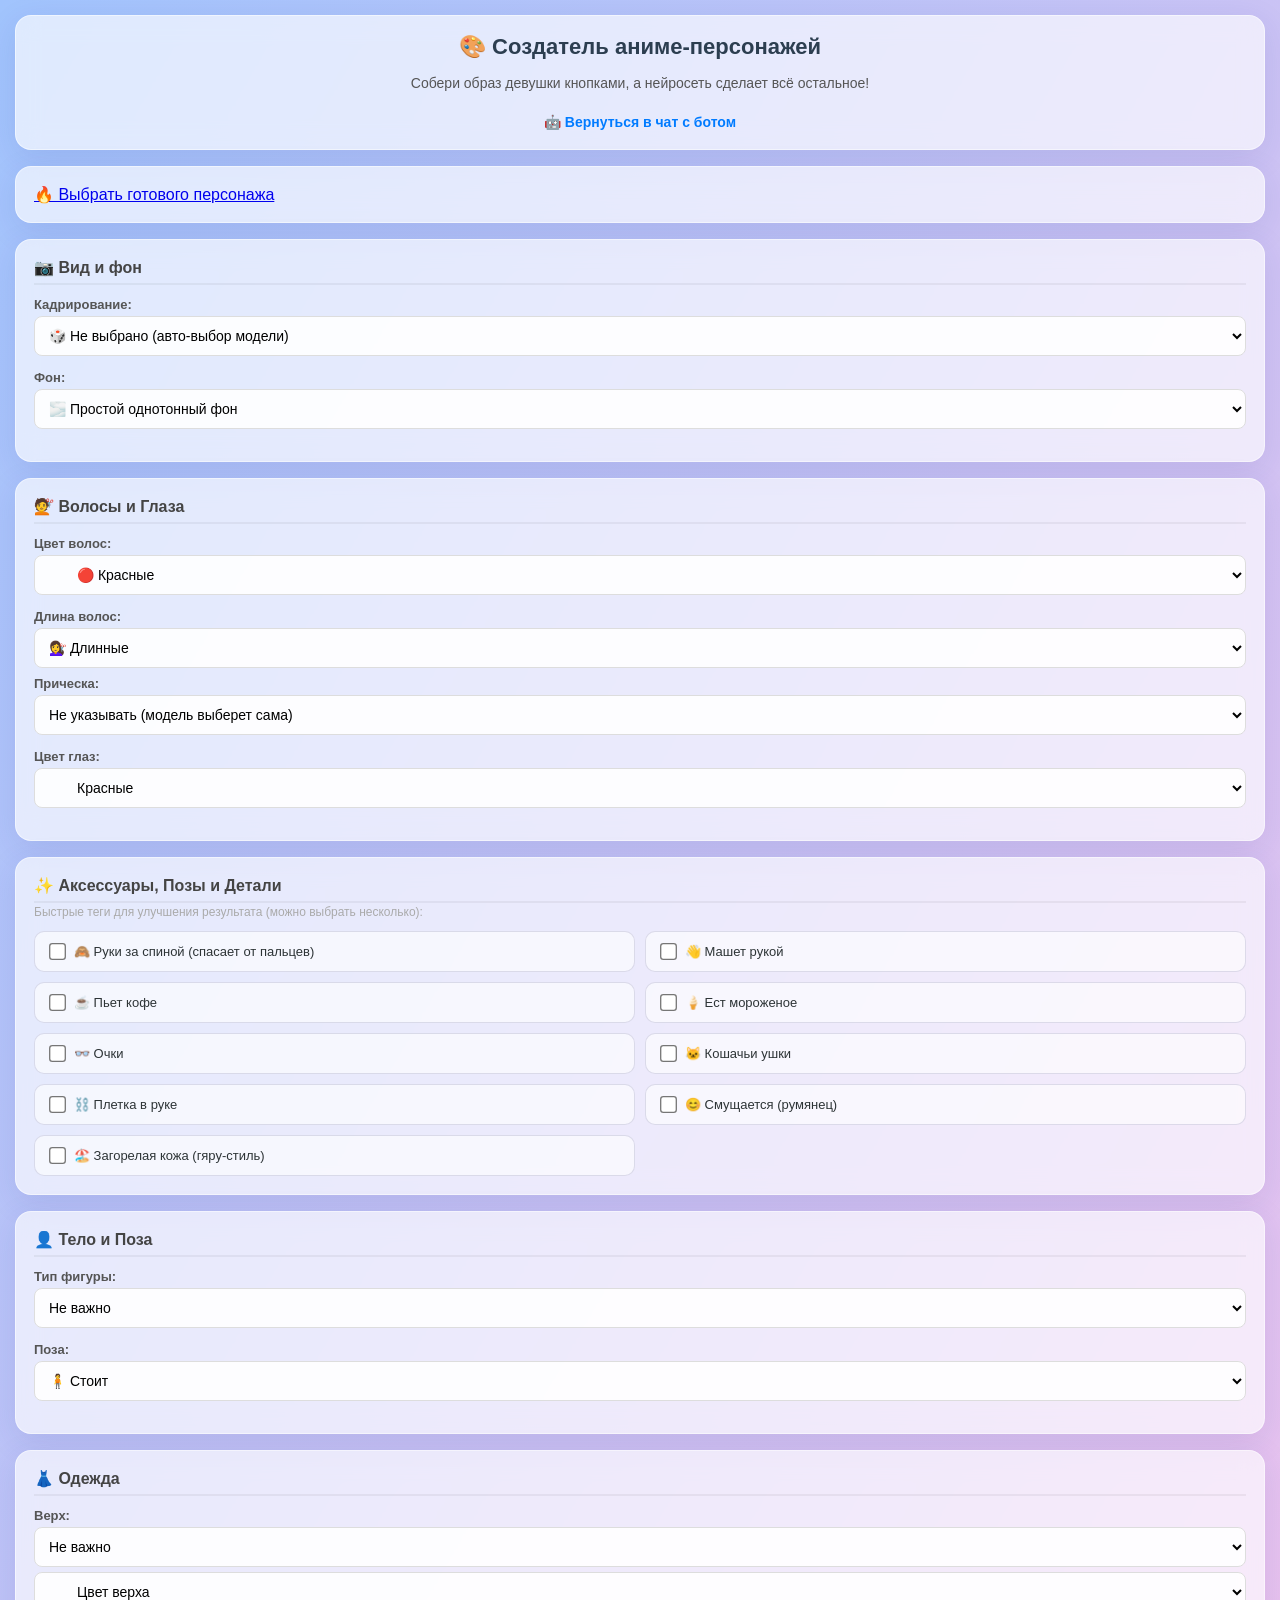
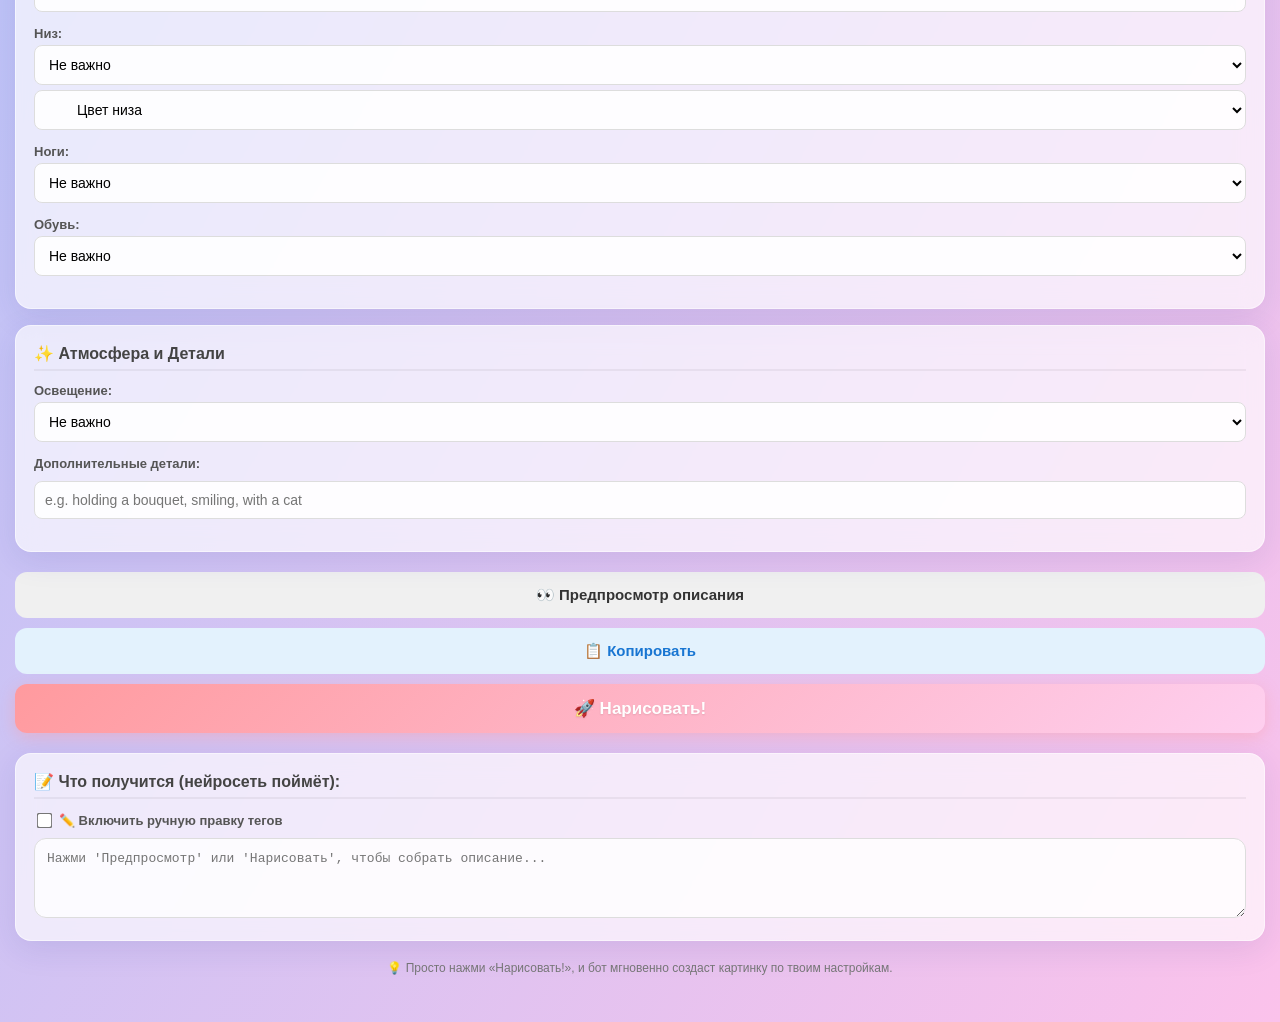
<file: index.html>
<!DOCTYPE html>
<html lang="ru">
<head>
    <meta charset="UTF-8">
    <meta name="viewport" content="width=device-width, initial-scale=1.0, maximum-scale=1.0, user-scalable=no">
    <title>🎨 Создатель персонажей</title>
    <link rel="stylesheet" href="style.css">
    <script src="https://telegram.org/js/telegram-web-app.js"></script>
</head>
<body>

<div class="header">
    <h2>🎨 Создатель аниме-персонажей</h2>
    <p class="subtitle">Собери образ девушки кнопками, а нейросеть сделает всё остальное!</p>
    <a href="https://t.me/MyNekoBaka89_bot" target="_blank" class="bot-link">
        🤖 Вернуться в чат с ботом
    </a>
</div>

<div class="section">
    <a href="characters.html" class="characters-btn">
        🔥 Выбрать готового персонажа
    </a>
</div>

<div class="section">
    <h3>📷 Вид и фон</h3>
    <div class="control">
        <label>Кадрирование:</label>
        <select id="framing">
            <option value="" selected>🎲 Не выбрано (авто-выбор модели)</option>
            <option value="cowboy shot">🤠 Ковбойский кадр (по бедра) — Рекомендуемый</option>
            <option value="upper body">👤 По пояс (портрет)</option>
            <option value="portrait">🖼️ Портрет (лицо и плечи)</option>
            <option value="close-up">🔍 Крупный план (только лицо)</option>
            <option value="full body">⚠️ Полный рост (может снизить качество)</option>
        </select>
    </div>
    <div class="control">
        <label>Фон:</label>
        <select id="background">
            <option value="simple background">🌫️ Простой однотонный фон</option>
            <option value="white background">⚪ Белый фон</option>
            <option value="bedroom">🛏️ Уютная спальня</option>
            <option value="luxury room">🏰 Роскошная комната</option>
            <option value="city park">🌳 Городской парк</option>
            <option value="night city">🌃 Ночной город</option>
            <option value="beach">🏖️ Пляж</option> <!-- 🔥 НОВОЕ -->
            <option value="">— Свой вариант —</option>
        </select>
        <input type="text" id="background_custom" placeholder="e.g. rooftop, cafe, forest" style="display: none;">
    </div>
</div>

<div class="section">
    <h3>💇 Волосы и Глаза</h3>
    <div class="control">
        <label>Цвет волос:</label>
        <select id="hair_color" class="color-select">
            <option value="red hair">🔴 Красные</option>
            <option value="white hair">⚪ Белые</option>
            <option value="silver hair">🩶 Серебряные</option>
            <option value="black hair">⚫ Чёрные</option>
            <option value="brown hair">🟤 Каштановые</option>
            <option value="blonde hair">🟡 Блонд</option>
            <option value="pink hair">🩷 Розовые</option>
            <option value="light blue hair">🩵 Светло-голубые</option>
            <option value="blue hair">🔵 Синие</option>
            <option value="green hair">🟢 Зелёные</option>
            <option value="purple hair">🟣 Фиолетовые</option>
            <option value="multicolor hair">🌈 Разноцветные</option>
            <option value="lilac hair">💜 Сиреневые</option>
            <option value="">— Свой вариант —</option>
        </select>
        <!-- СКРЫТ ПО УМОЛЧАНИЮ -->
        <input type="text" id="hair_color_custom" placeholder="e.g. gradient, rainbow, silver" style="display: none;">
    </div>
    <div class="control">
        <label>Длина волос:</label>
        <select id="hair_length">
            <option value="long hair">💇‍♀️ Длинные</option>
            <option value="medium hair">💇 Средние</option>
            <option value="short hair">✂️ Короткие</option>
        </select>
        <label style="margin-top: 8px; display: block;">Прическа:</label>
        <select id="hair_style">
            <option value="">Не указывать (модель выберет сама)</option>
            <option value="simple hairstyle">💇 Простая причёска</option>
            <option value="wavy hair">🌊 Волнистые волосы</option>
            <option value="curly hair">🌀 Кудрявые волосы</option>
            <option value="straight hair">📏 Прямые волосы</option>
            <option value="ponytail">🎀 Хвост</option>
            <option value="high ponytail">🎀 Высокий хвост</option>
            <option value="low ponytail">🎀 Низкий хвост</option>
            <option value="side ponytail">🎀 Хвост набок</option>
            <option value="twintails">👯 Два хвоста</option>
            <option value="twintails drill">🌀 Два хвоста-дрели</option>
            <option value="braids">🧶 Косы</option>
            <option value="bun">🍡 Пучок</option>
            <option value="bob cut">💇 Каре</option>
            <option value="hime cut">👑 Химэ (принцесса)</option>
            <option value="drill hair">🌀 Спиральные локоны</option>
            <option value="ahoge">📌 Ахогэ (торчащая прядь)</option>
            <option value="messy hair">💨 Растрёпанные</option>
            <option value="custom">— Свой вариант —</option>
        </select>
        <input type="text" id="hair_style_custom" placeholder="e.g. braided bun, messy bun" style="display: none; margin-top: 5px;">
    </div>
    <div class="control">
        <label>Цвет глаз:</label>
        <select id="eye_color"  class="color-select">
            <option value="red eyes">Красные</option>
            <option value="blue eyes">Голубые</option>
            <option value="green eyes">Зелёные</option>
            <option value="golden eyes">Золотые</option>
            <option value="purple eyes">Фиолетовые</option>
            <option value="pink eyes">Розовые</option>
            <option value="cyan eyes">Бирюзовые</option>
            <option value="yellow eyes">Жёлтые</option>
            <option value="white eyes">Белые (без зрачков)</option>
            <option value="">— Свой вариант —</option>
        </select>
        <!-- СКРЫТ ПО УМОЛЧАНИЮ -->
        <input type="text" id="eye_color_custom" placeholder="e.g. heterochromia, glowing eyes" style="display: none;">
    </div>
</div>

<div class="section">
    <h3>✨ Аксессуары, Позы и Детали</h3>
    <p class="hint">Быстрые теги для улучшения результата (можно выбрать несколько):</p>

    <!-- Ряд 1: Позы и действия -->
    <div class="checkbox-grid">
        <label class="checkbox-item">
            <input type="checkbox" id="chk_hands_behind" value="hands behind back">
            <span>🙈 Руки за спиной (спасает от пальцев)</span>
        </label>
        <label class="checkbox-item">
            <input type="checkbox" id="chk_waving" value="waving hand">
            <span>👋 Машет рукой</span>
        </label>
        <label class="checkbox-item">
            <input type="checkbox" id="chk_drinking" value="drinking coffee">
            <span>☕ Пьет кофе</span>
        </label>
        <label class="checkbox-item">
            <input type="checkbox" id="chk_eating" value="eating ice cream">
            <span>🍦 Ест мороженое</span>
        </label>
    </div>

    <!-- Ряд 2: Аксессуары и черты -->
    <div class="checkbox-grid" style="margin-top: 10px;">
        <label class="checkbox-item">
            <input type="checkbox" id="chk_glasses" value="glasses">
            <span>👓 Очки</span>
        </label>
        <label class="checkbox-item">
            <input type="checkbox" id="chk_cat_ears" value="cat ears, animal ears">
            <span>🐱 Кошачьи ушки</span>
        </label>
        <label class="checkbox-item">
            <input type="checkbox" id="chk_whip" value="holding whip">
            <span>⛓️ Плетка в руке</span>
        </label>
        <label class="checkbox-item">
            <input type="checkbox" id="chk_blush" value="blush, embarrassed">
            <span>😊 Смущается (румянец)</span>
        </label>
    </div>

    <div class="checkbox-grid" style="margin-top: 10px;">
        <label class="checkbox-item">
            <input type="checkbox" id="chk_tanned" value="tanned skin">
            <span>🏖️ Загорелая кожа (гяру-стиль)</span>
        </label>
    </div>
</div>

<div class="section">
    <h3>👤 Тело и Поза</h3>
    <div class="control">
        <label>Тип фигуры:</label>
        <select id="body_type">
            <option value="">Не важно</option>
            <option value="slender">Стройная</option>
            <option value="curvy">Пышные формы</option>
            <option value="athletic">Спортивная</option>
        </select>
    </div>
    <div class="control">
        <label>Поза:</label>
        <select id="pose">
            <option value="standing">🧍 Стоит</option>
            <option value="sitting">🧘 Сидит</option>
            <option value="lying">🛌 Лежит</option>
            <option value="kneeling">🧎 На коленях</option>
            <option value="facing viewer">👀 Смотрит прямо на зрителя</option>
            <option value="">— Свой вариант —</option>
        </select>
        <!-- СКРЫТ ПО УМОЛЧАНИЮ -->
        <input type="text" id="pose_custom" placeholder="e.g. hugging pillow, looking back" style="display: none;">
    </div>
</div>

<div class="section">
    <h3>👗 Одежда</h3>
    <div class="control">
        <label>Верх:</label>
        <select id="top">
            <option value="">Не важно</option>
            <option value="custom">— Свой вариант —</option>

            <optgroup label="👕 Базовый и повседневный">
                <option value="t-shirt">👕 Футболка</option>
                <option value="shirt">👔 Рубашка</option>
                <option value="unbuttoned shirt">👔 Расстегнутая рубашка</option>
                <option value="blouse">👚 Блузка</option>
                <option value="crop top">Кроп-топ</option>
                <option value="tank top">🎽 Майка</option>
                <option value="polo">👕 Рубашка-поло</option>
                <option value="turtleneck">🧣 Водолазка</option>
                <option value="hoodie">🧥 Худи / Толстовка</option>
            </optgroup>

            <optgroup label="👗 Открытый и вечерний стиль">
                <option value="off-shoulder shirt">👗 С открытыми плечами</option>
                <option value="slipped off shoulder">👗 Спущенное с одного плеча</option>
                <option value="backless dress">👗 С открытой спиной</option>
                <option value="corset">⏳ Корсет / Бюстье</option>
                <option value="satin top">👚 Шёлковый топ на бретельках</option>
                <option value="deep cleavage">🔥 Топ с глубоким декольте</option>
            </optgroup>

            <optgroup label="🧶 Уютный и домашний стиль">
                <option value="oversize sweater">🧶 Оверсайз свитер (спадающий с плеча)</option>
                <option value="virgin killer sweater">💔 Свитер «убийца девственников»</option>
                <option value="pajama top">🧸 Пижамная рубашка</option>
                <option value="bathrobe">🧖‍♀️ Банный халат (нараспашку)</option>
            </optgroup>

            <optgroup label="🎀 Нижнее белье и купальники">
                <option value="sports bra">🎽 Спортивный топ-бра</option>
                <option value="bra">🎀 Бюстгальтер</option>
                <option value="cat bra">🐱 Бюстгальтер с ушками</option>
                <option value="cupless bra">🔓 Бюстгальтер без чашечек</option>
                <option value="lace bodysuit">🖤 Кружевное боди</option>
                <option value="transparent bra">🕸️ Прозрачное бра</option>
                <option value="bikini top">👙 Бикини (верх)</option>
            </optgroup>

            <optgroup label="⛓️ Фетиш, кожа и латекс">
                <option value="latex top">🔥 Латексный / виниловый топ</option>
                <option value="fishnet top">🕸️ Сетка (топ)</option>
                <option value="harness">⛓️ Харнесс / Портупея</option>
                <option value="leather jacket">🧥 Косуха / Кожаная куртка</option>
                <option value="leather bra">🖤 Кожаный лиф</option>
            </optgroup>

            <optgroup label="🎭 Косплей и униформа">
                <option value="school shirt">🎒 Школьная рубашка (с галстуком)</option>
                <option value="maid top">🧹 Топ горничной</option>
                <option value="sports jersey">🏀 Спортивная джерси</option>
                <option value="nurse top">🩺 Медицинский топ / халат</option>
                <option value="office suit">💼 Строгий пиджак (офисный стиль)</option>
            </optgroup>

            <optgroup label="👘 Традиционный и Фэнтези (Бонус)">
                <option value="kimono">👘 Кимоно</option>
                <option value="yukata">🎐 Юката (летнее кимоно)</option>
                <option value="miko outfit">⛩️ Одежда жрицы (мико)</option>
                <option value="fantasy armor">🛡️ Легкая фэнтези-броня</option>
                <option value="wizard robe">🧙‍♀️ Мантия волшебницы</option>
            </optgroup>
        </select>

        <!-- Цвета и кастомные поля остаются без изменений -->
        <select id="top_color" class="color-select" style="margin-top: 5px;">
            <option value="">Цвет верха</option>
            <option value="red">Красный</option>
            <option value="white">Белый</option>
            <option value="black">Черный</option>
            <option value="blue">Синий</option>
            <option value="pink">Розовый</option>
            <option value="purple">Фиолетовый</option>
            <option value="custom">— Свой вариант —</option>
        </select>
        <input type="text" id="top_custom" placeholder="e.g. lace top, leather jacket" style="display: none; margin-top: 5px;">
        <input type="text" id="top_color_custom" placeholder="e.g. neon green, pastel pink" style="display: none; margin-top: 5px;">
    </div>

    <div class="control">
        <label>Низ:</label>
        <select id="bottom">
            <option value="">Не важно</option>
            <option value="custom">— Свой вариант —</option>

            <optgroup label=" Базовый и повседневный низ">
                <option value="jeans">👖 Джинсы</option>
                <option value="denim shorts">🩳 Джинсовые шорты</option>
                <option value="short shorts">🩳 Короткие шорты</option>
                <option value="sweatpants"> Спортивные штаны</option>
                <option value="leggings">🧘 Леггинсы / Лосины</option>
                <option value="yoga pants">🧘 Йога-штаны</option>
            </optgroup>

            <optgroup label="👗 Юбки (Классика аниме)">
                <option value="pleated skirt">👗 Плиссированная юбка (школьная)</option>
                <option value="plaid skirt">🏴‍☠️ Клетчатая юбка (шотландка)</option>
                <option value="checkered skirt">🏁 Клетчатая юбка (простая)</option>
                <option value="miniskirt">👗 Мини-юбка</option>
                <option value="pencil skirt">👗 Юбка-карандаш</option>
                <option value="frilled skirt">👗 Юбка с оборками</option>
                <option value="long skirt">👗 Длинная юбка (макси)</option>
                <option value="tiered skirt">👗 Многоярусная юбка</option>
            </optgroup>

            <optgroup label="🏴‍☠️ Комбо-юбки (готовые сочетания)">
                <option value="pleated skirt, short skirt, plaid skirt">🏴‍☠️ Клетчатая плиссированная мини</option>
                <option value="pleated skirt, plaid skirt">🏴‍☠️ Клетчатая плиссированная</option>
                <option value="short skirt, plaid skirt">🏴‍☠️ Короткая клетчатая</option>
                <option value="pleated skirt, short skirt, checkered skirt">🏁 Клетчатая плиссированная мини (простая)</option>
                <option value="long skirt, frilled skirt">👗 Длинная с оборками</option>
                <option value="miniskirt, frilled skirt">👗 Мини с оборками</option>
                <option value="pencil skirt, short skirt">👗 Короткая юбка-карандаш</option>
            </optgroup>

            <optgroup label=" Нижнее белье и купальники">
                <option value="panties">🩲 Трусики</option>
                <option value="bikini bottom">👙 Бикини (низ)</option>
                <option value="thong"> Стринги</option>
                <option value="bloomers">🩳 Спортивные трусики (блумеры)</option>
                <option value="cat panties">🐱 Трусики с ушками</option>
            </optgroup>

            <optgroup label="⛓️ Фетиш, кожа и латекс">
                <option value="latex pants">🔥 Латексные штаны</option>
                <option value="leather pants">🖤 Кожаные штаны</option>
                <option value="latex skirt">🔥 Латексная юбка</option>
                <option value="torn pants">🧟 Рваные штаны</option>
            </optgroup>

            <optgroup label="🎭 Униформа и Традиционный стиль">
                <option value="school skirt">🎒 Школьная юбка</option>
                <option value="maid skirt">🧹 Юбка горничной</option>
                <option value="hakama">️ Хакама (традиционные штаны-юбка)</option>
                <option value="armor skirt">🛡️ Юбка-доспех (тассеты)</option>
                <option value="sarong">🏖️ Саронг (пляжная накидка)</option>
            </optgroup>
        </select>

        <select id="bottom_color" class="color-select" style="margin-top: 5px;">
            <option value="">Цвет низа</option>
            <option value="red">Красный</option>
            <option value="white">Белый</option>
            <option value="black">Черный</option>
            <option value="blue">Синий</option>
            <option value="pink">Розовый</option>
            <option value="purple">Фиолетовый</option>
            <option value="custom">— Свой вариант —</option>
        </select>
        <input type="text" id="bottom_custom" placeholder="e.g. leather skirt, denim shorts" style="display: none; margin-top: 5px;">
        <input type="text" id="bottom_color_custom" placeholder="e.g. neon green, pastel pink" style="display: none; margin-top: 5px;">
    </div>

    <div class="control">
        <label>Ноги:</label>
        <select id="legs">
            <option value="">Не важно</option>
            <option value="bare legs">🦵 Голые ноги</option>
            <option value="thighhighs">🧦 Чулки до бедра</option>
            <option value="kneehighs">🧦 Гольфы</option>
            <option value="pantyhose">👖 Колготки</option>
            <option value="stockings">🧦 Чулки</option>
            <option value="fishnet stockings">🕸️ Сетчатые чулки</option>
        </select>
    </div>

    <div class="control">
        <label>Обувь:</label>
        <select id="shoes">
            <option value="">Не важно</option>
            <option value="barefoot">🦶 Босиком</option>
            <option value="sneakers">👟 Кроссовки</option>
            <option value="boots">👢 Ботинки</option>
            <option value="high heels">👠 Туфли на каблуке</option>
            <option value="sandals">🩴 Сандалии</option>
            <option value="loafers">👞 Лоферы</option>
        </select>
    </div>
</div>

<div class="section">
    <h3>✨ Атмосфера и Детали</h3>
    <div class="control">
        <label>Освещение:</label>
        <select id="lighting">
            <option value="">Не важно</option>
            <option value="warm light">Тёплый уютный свет</option>
            <option value="soft lighting">Мягкий рассеянный свет</option>
            <option value="neon lights">Неоновая подсветка</option>
            <option value="sunlight">Яркий солнечный свет</option>
        </select>
    </div>
    <div class="control">
        <label>Дополнительные детали:</label>
        <input type="text" id="extra" placeholder="e.g. holding a bouquet, smiling, with a cat">
    </div>
</div>

<div class="buttons">
    <button onclick="previewDescription()" class="preview-btn">👀 Предпросмотр описания</button>
    <button onclick="copyDescription()" id="copyBtn">📋 Копировать</button>
    <button onclick="sendToBot()" class="generate-btn">🚀 Нарисовать!</button>
</div>

<div class="section">
    <h3>📝 Что получится (нейросеть поймёт):</h3>

    <!-- Чекбокс для включения редактирования -->
    <div class="control" style="margin-bottom: 8px;">
        <label style="display: flex; align-items: center; cursor: pointer; font-size: 13px;">
            <input type="checkbox" id="manual_edit" style="width: auto; margin-right: 8px; transform: scale(1.2);" onchange="toggleManualEdit()">
            ✏️ Включить ручную правку тегов
        </label>
    </div>

    <!-- Убрали readonly, добавили id для чекбокса -->
    <textarea id="result" readonly placeholder="Нажми 'Предпросмотр' или 'Нарисовать', чтобы собрать описание..."></textarea>
</div>

<div class="footer">
    <p>💡 Просто нажми «Нарисовать!», и бот мгновенно создаст картинку по твоим настройкам.</p>
</div>

<!-- Увеличиваем версию, чтобы браузер не кэшировал старый JS -->
<script src="script.js?v=10"></script>
</body>
</html>
</file>
<file: style.css>
body {
    margin: 0;
    padding: 15px;
    font-family: 'Segoe UI', Tahoma, Geneva, Verdana, sans-serif;
    /* Нежный аниме-градиент (пастельно-розовый в голубой) */
    background: linear-gradient(135deg, #fdfbfb 0%, #ebedee 100%);
    background: linear-gradient(120deg, #a1c4fd 0%, #fbc2eb 100%);
    min-height: 100vh;
    box-sizing: border-box;
    color: #333;
}

/* Эффект матового стекла для всех секций */
.section, .header {
    background: rgba(255, 255, 255, 0.65);
    backdrop-filter: blur(12px);
    -webkit-backdrop-filter: blur(12px);
    border-radius: 16px;
    padding: 18px;
    margin-bottom: 16px;
    box-shadow: 0 8px 32px 0 rgba(31, 38, 135, 0.1);
    border: 1px solid rgba(255, 255, 255, 0.5);
}

.header {
    text-align: center;
}

.header h2 {
    margin: 0 0 8px 0;
    color: #2c3e50;
    font-size: 22px;
}

.subtitle {
    color: #555;
    font-size: 14px;
    margin-bottom: 12px;
    line-height: 1.4;
}

.bot-link {
    display: inline-block;
    margin-top: 8px;
    color: #007bff;
    text-decoration: none;
    font-weight: 600;
    font-size: 14px;
}

h3 {
    margin-top: 0;
    margin-bottom: 12px;
    font-size: 16px;
    color: #444;
    border-bottom: 2px solid rgba(0,0,0,0.05);
    padding-bottom: 6px;
}

.control {
    margin-bottom: 14px;
}

.control label {
    display: block;
    font-size: 13px;
    font-weight: 600;
    color: #555;
    margin-bottom: 4px;
}

select, input[type="text"] {
    width: 100%;
    padding: 10px;
    border: 1px solid #ddd;
    border-radius: 8px;
    font-size: 14px;
    background: rgba(255, 255, 255, 0.9);
    box-sizing: border-box;
    outline: none;
    transition: border-color 0.2s;
}

select:focus, input[type="text"]:focus {
    border-color: #a1c4fd;
    box-shadow: 0 0 0 3px rgba(161, 196, 253, 0.2);
}

input[type="text"] {
    margin-top: 6px;
}

.buttons {
    display: flex;
    flex-direction: column;
    gap: 10px;
    margin: 20px 0;
}

button {
    border-radius: 12px;
    border: none;
    padding: 14px;
    font-size: 15px;
    font-weight: 600;
    cursor: pointer;
    transition: all 0.2s;
    width: 100%;
}

button:active {
    transform: scale(0.98);
}

.preview-btn {
    background: #f0f0f0;
    color: #333;
}

#copyBtn {
    background: #e3f2fd;
    color: #1976d2;
}

.generate-btn {
    background: linear-gradient(135deg, #ff9a9e 0%, #fecfef 100%);
    color: #fff;
    font-size: 17px;
    text-shadow: 0 1px 2px rgba(0,0,0,0.1);
    box-shadow: 0 4px 15px rgba(255, 154, 158, 0.4);
}

textarea#result {
    width: 100%;
    min-height: 80px;
    padding: 12px;
    border: 1px solid #ddd;
    border-radius: 12px;
    font-size: 13px;
    font-family: monospace;
    background: rgba(255, 255, 255, 0.8);
    resize: vertical;
    box-sizing: border-box;
}

.footer {
    text-align: center;
    font-size: 12px;
    color: #777;
    margin-top: 20px;
    padding-bottom: 20px;
}

/* Специальный класс для селектов с цветами */
.color-select {
    padding-left: 38px !important; /* Место под кружок */
    background-repeat: no-repeat;
    background-position: 12px center;
    background-size: 18px 18px;
    /* Дефолтный серый кружок, пока цвет не выбран */
    background-image: radial-gradient(circle, #cccccc 100%);
    transition: background-image 0.2s ease;
}

/* Делаем белый цвет видимым на белом фоне селекта */
.color-select[value="white hair"],
.color-select[value="white eyes"] {
    border: 1px solid #ddd;
}


/* Сетка персонажей */
.characters-grid {
    display: grid;
    grid-template-columns: repeat(auto-fill, minmax(160px, 1fr));
    gap: 12px;
    padding: 10px;
}

.character-card {
    background: linear-gradient(135deg, #667eea 0%, #764ba2 100%);
    border-radius: 12px;
    overflow: hidden;
    cursor: pointer;
    transition: transform 0.2s, box-shadow 0.2s;
    position: relative;
}

.character-card:hover {
    transform: translateY(-4px);
    box-shadow: 0 8px 25px rgba(102, 126, 234, 0.4);
}

.character-card img {
    width: 100%;
    height: 200px;
    object-fit: cover;
    display: block;
}

.card-info {
    padding: 10px;
    background: rgba(0, 0, 0, 0.7);
    color: white;
}

.card-info h4 {
    margin: 0 0 8px 0;
    font-size: 14px;
}

.tags {
    display: flex;
    flex-wrap: wrap;
    gap: 4px;
}

.tag {
    background: rgba(255, 255, 255, 0.2);
    padding: 2px 8px;
    border-radius: 12px;
    font-size: 11px;
}
/* Фильтры */
.filters {
    display: flex;
    gap: 8px;
    padding: 10px;
    overflow-x: auto;
}

.filter-btn {
    background: rgba(102, 126, 234, 0.2);
    border: 2px solid #667eea;
    color: white;
    padding: 8px 16px;
    border-radius: 20px;
    cursor: pointer;
    white-space: nowrap;
    transition: all 0.2s;
}

.filter-btn.active {
    background: #667eea;
}

/* Модальное окно */
.modal {
    display: none;
    position: fixed;
    top: 0;
    left: 0;
    width: 100%;
    height: 100%;
    background: rgba(0, 0, 0, 0.9);
    z-index: 1000;
    overflow-y: auto;
}

.modal-content {
    background: linear-gradient(135deg, #1e3c72 0%, #2a5298 100%);
    margin: 20px auto;
    padding: 20px;
    border-radius: 16px;
    max-width: 400px;
    position: relative;
    color: white;
}

.close-modal {
    position: absolute;
    top: 10px;
    right: 15px;
    font-size: 28px;
    cursor: pointer;
    color: white;
}

.modal-content img {
    width: 100%;
    border-radius: 12px;
    margin: 15px 0;
}

.customization label {
    display: block;
    margin-top: 12px;
    margin-bottom: 4px;
    font-size: 14px;
}

.customization select,
.customization input {
    width: 100%;
    padding: 8px;
    border-radius: 8px;
    border: none;
    background: rgba(255, 255, 255, 0.9);
}

.use-btn {
    width: 100%;
    margin-top: 20px;
    padding: 12px;
    background: linear-gradient(135deg, #f093fb 0%, #f5576c 100%);
    border: none;
    border-radius: 12px;
    color: white;
    font-size: 16px;
    font-weight: bold;
    cursor: pointer;
}


.modal {
    display: none; /* Скрыто по умолчанию */
    position: fixed;
    top: 0;
    left: 0;
    width: 100%;
    height: 100%;
    background: rgba(0, 0, 0, 0.85);
    z-index: 1000;
    justify-content: center; /* Центрирование по горизонтали */
    align-items: center;     /* Центрирование по вертикали */
    backdrop-filter: blur(5px); /* Красивое размытие фона */
}

.modal-content {
    background: linear-gradient(135deg, #1e3c72 0%, #2a5298 100%);
    padding: 24px;
    border-radius: 16px;
    width: 90%;
    max-width: 400px;
    position: relative;
    color: white;
    box-shadow: 0 10px 30px rgba(0,0,0,0.5);
    max-height: 90vh;
    overflow-y: auto;
}

/* Модальное окно — улучшенная читаемость */
.modal-content h3 {
    color: #ffffff;
    font-size: 20px;
    font-weight: bold;
    margin: 0 0 15px 0;
    text-shadow: 0 2px 4px rgba(0,0,0,0.5);
}

.modal-content img {
    width: 100%;
    border-radius: 12px;
    margin: 15px 0;
    box-shadow: 0 4px 15px rgba(0,0,0,0.3);
}

.customization label {
    display: block;
    margin-top: 12px;
    margin-bottom: 4px;
    font-size: 14px;
    color: #e0e0e0;
    font-weight: 500;
}

.customization select,
.customization input {
    width: 100%;
    padding: 10px;
    border-radius: 8px;
    border: 1px solid rgba(255,255,255,0.3);
    background: rgba(255, 255, 255, 0.95);
    color: #333;
    font-size: 14px;
    box-sizing: border-box;
}

/* Новое поле с промптом */
.prompt-preview {
    margin-top: 15px;
    background: rgba(0, 0, 0, 0.3);
    border: 1px solid rgba(255,255,255,0.2);
    border-radius: 8px;
    padding: 10px;
}

.prompt-preview label {
    color: #e0e0e0;
    font-size: 13px;
    margin-bottom: 8px;
    display: block;
}

.prompt-textarea {
    width: 100%;
    min-height: 80px;
    padding: 10px;
    border-radius: 8px;
    border: 1px solid rgba(255,255,255,0.3);
    background: rgba(255, 255, 255, 0.95);
    color: #333;
    font-size: 13px;
    font-family: monospace;
    resize: vertical;
    box-sizing: border-box;
}

.prompt-actions {
    display: flex;
    gap: 8px;
    margin-top: 8px;
}

.copy-btn {
    flex: 1;
    padding: 8px;
    background: rgba(255,255,255,0.2);
    border: 1px solid rgba(255,255,255,0.3);
    border-radius: 6px;
    color: white;
    font-size: 12px;
    cursor: pointer;
    transition: all 0.2s;
}

.copy-btn:hover {
    background: rgba(255,255,255,0.3);
}

.copy-btn.copied {
    background: #4caf50;
    border-color: #4caf50;
}

.use-btn {
    width: 100%;
    margin-top: 20px;
    padding: 14px;
    background: linear-gradient(135deg, #f093fb 0%, #f5576c 100%);
    border: none;
    border-radius: 12px;
    color: white;
    font-size: 16px;
    font-weight: bold;
    cursor: pointer;
    transition: transform 0.2s;
}

.use-btn:hover {
    transform: scale(1.02);
}

/* Подсказка над чекбоксами */
.hint {
    font-size: 12px;
    color: #aaa;
    margin-top: -10px;
    margin-bottom: 12px;
}

/* Сетка для чекбоксов (2 колонки на мобильном) */
.checkbox-grid {
    display: grid;
    grid-template-columns: repeat(2, 1fr);
    gap: 10px;
}

/* Карточка чекбокса */
.checkbox-item {
    display: flex;
    align-items: center;
    background: rgba(255, 255, 255, 0.6); /* Чуть темнее фон */
    border: 1px solid rgba(100, 100, 150, 0.2); /* Чуть заметнее граница */
    padding: 10px 12px;
    border-radius: 10px;
    cursor: pointer;
    transition: all 0.2s ease;
    font-size: 13px;
    color: #2d3436; /* 🔥 ТЕМНЫЙ ТЕКСТ вместо #e0e0e0 */
    font-weight: 500; /*  Чуть жирнее шрифт */
}

.checkbox-item:hover {
    background: rgba(255, 255, 255, 0.9); /* При наведении еще светлее */
    border-color: rgba(100, 100, 150, 0.4);
    transform: translateY(-1px); /* Легкий эффект поднятия */
}

.checkbox-item input[type="checkbox"] {
    width: auto;
    margin-right: 10px;
    transform: scale(1.3);
    accent-color: #f5576c;
    cursor: pointer;
}

/* Адаптив для очень узких экранов */
@media (max-width: 360px) {
    .checkbox-grid {
        grid-template-columns: 1fr; /* 1 колонка на совсем маленьких экранах */
    }
}
</file>
